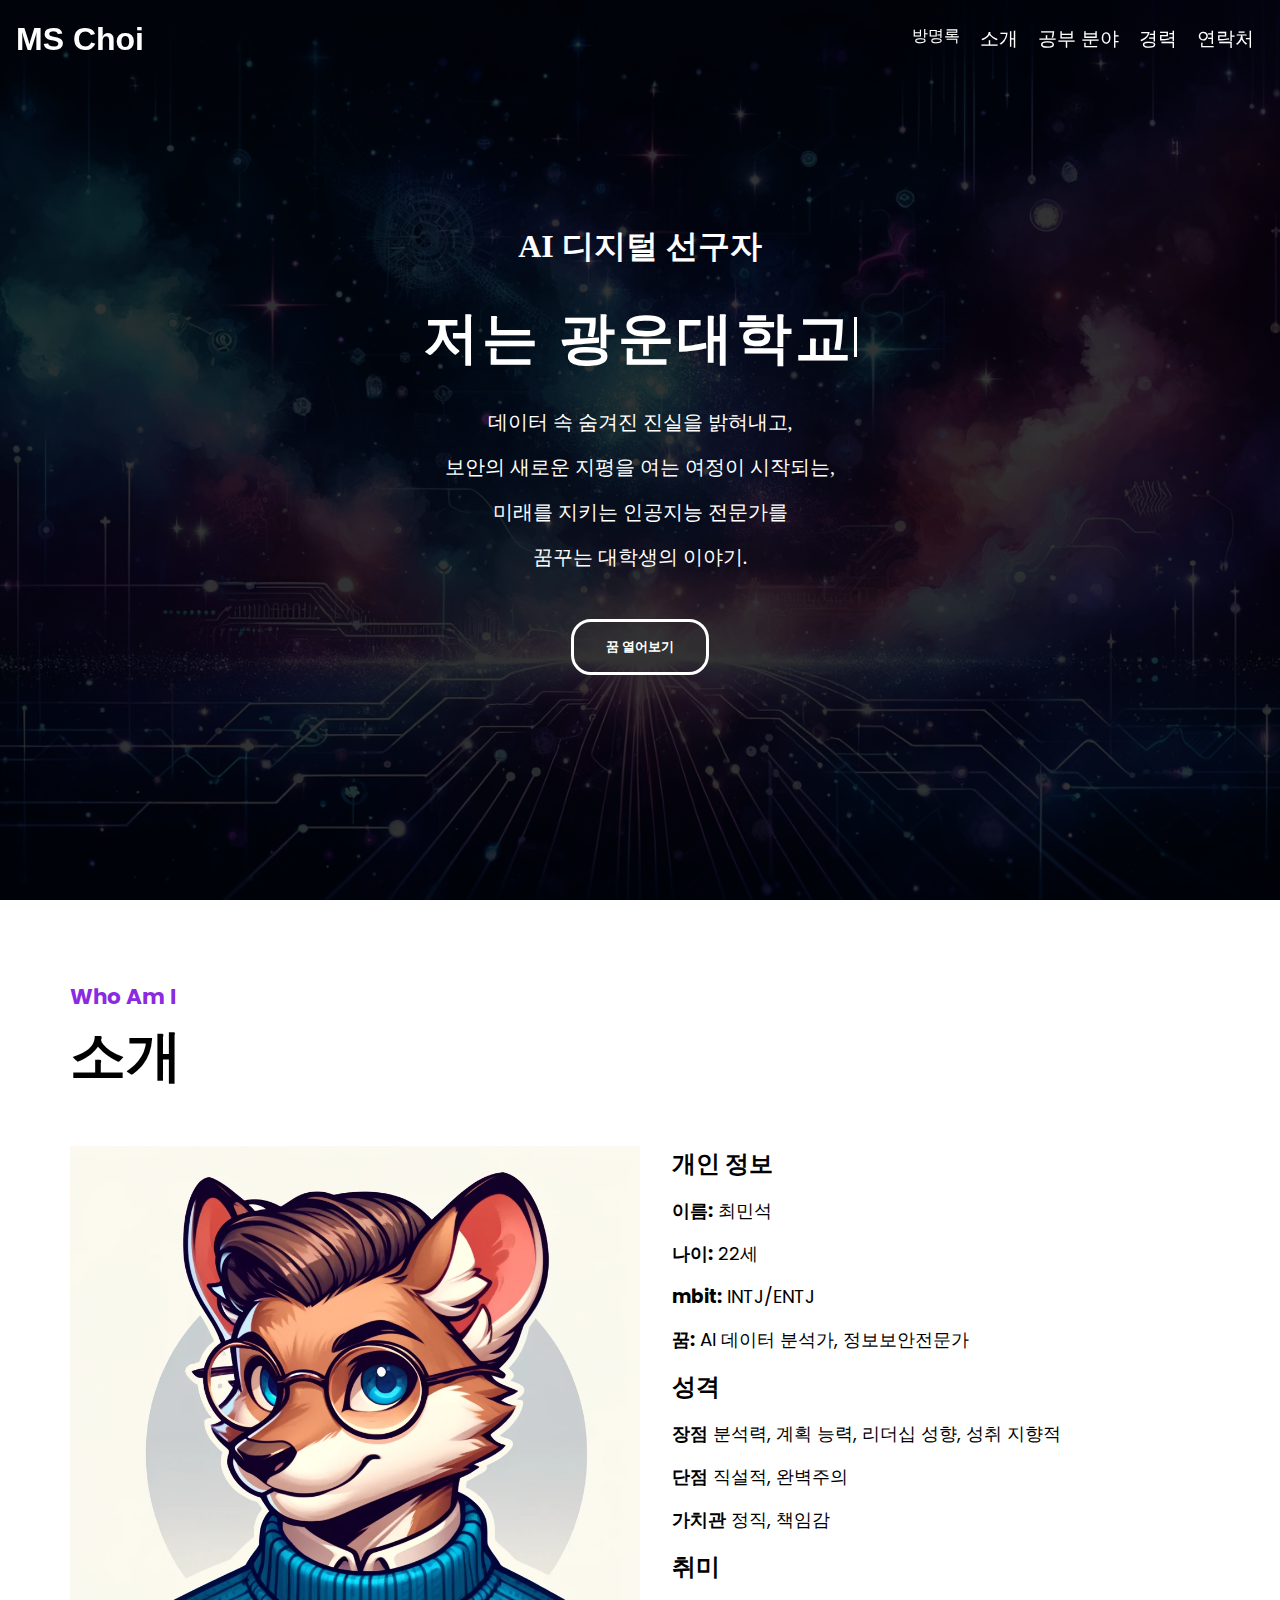
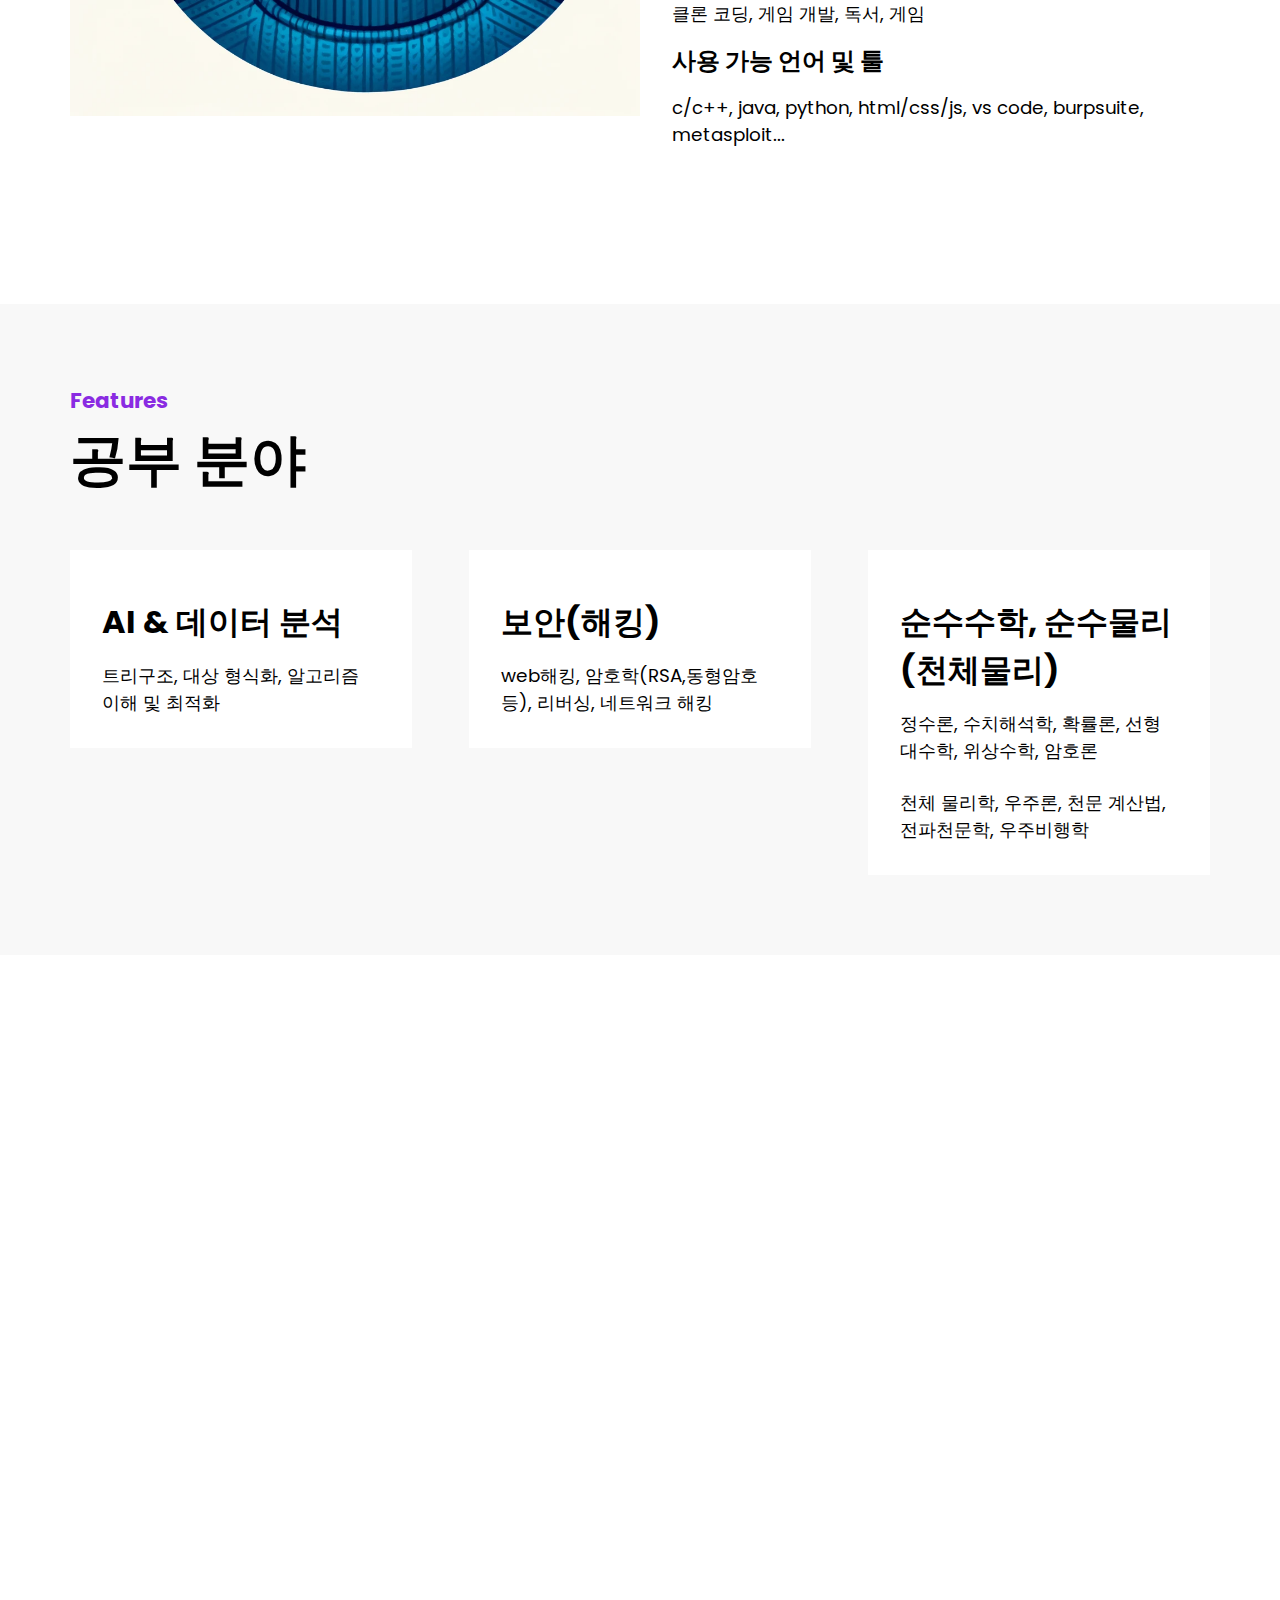
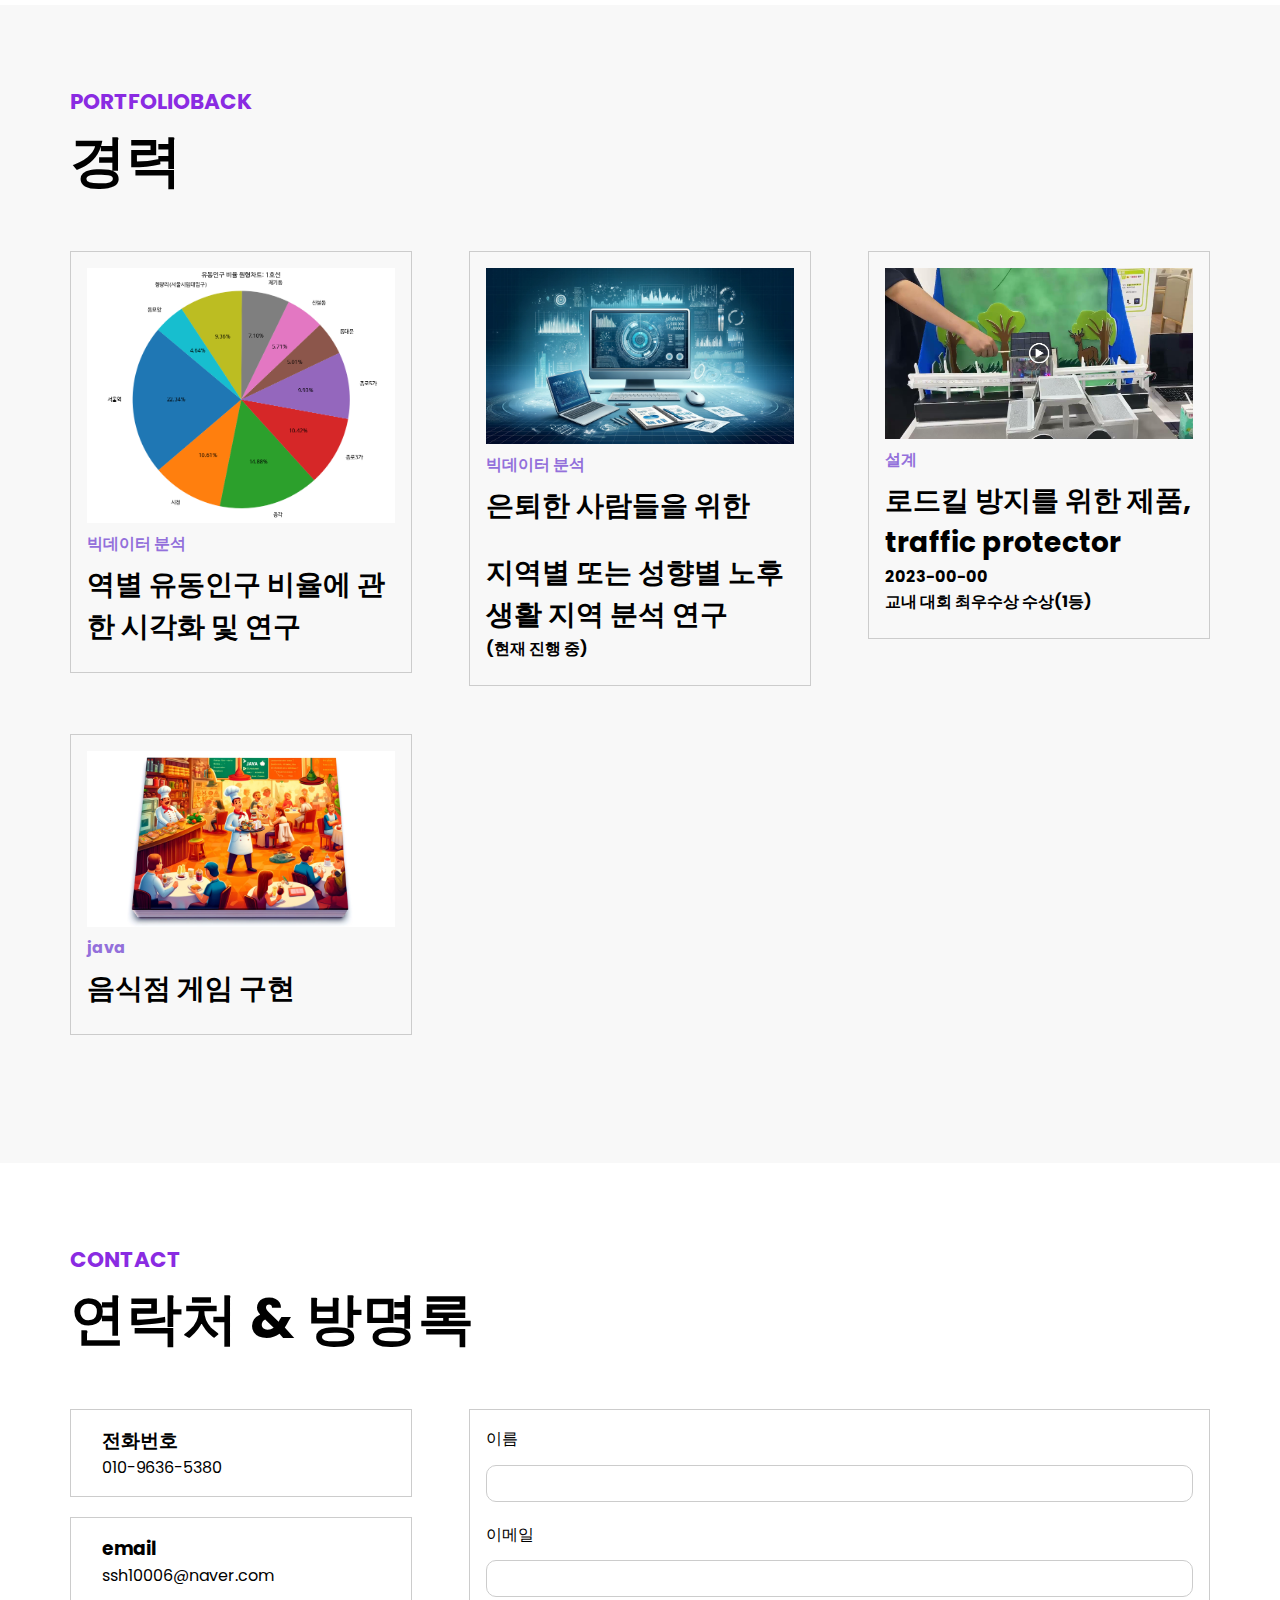
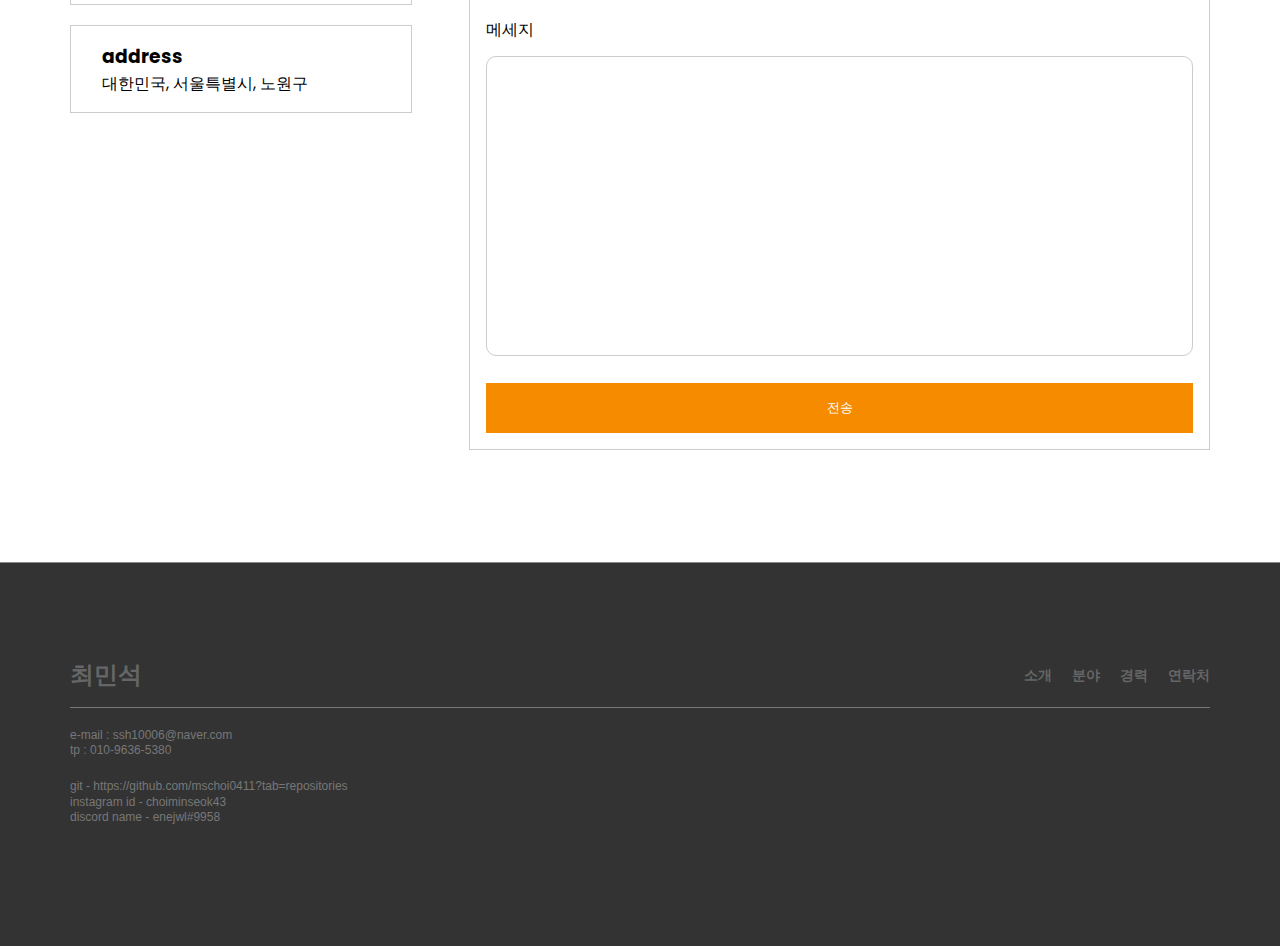
<file: end/index.html>
<!DOCTYPE html>
<html lang="ko">
<head>
  <meta charset="UTF-8">
  <meta http-equiv="X-UA-Compatible" content="IE=edge">
  <meta name="viewport" content="width=device-width, initial-scale=1.0">
  <title>Final Project</title>
  <link rel="stylesheet" href="https://cdnjs.cloudflare.com/ajax/libs/font-awesome/6.1.1/css/all.min.css" integrity="sha512-KfkfwYDsLkIlwQp6LFnl8zNdLGxu9YAA1QvwINks4PhcElQSvqcyVLLD9aMhXd13uQjoXtEKNosOWaZqXgel0g==" crossorigin="anonymous" referrerpolicy="no-referrer" />
  <link rel="stylesheet" href="style.css">
</head>
<body>
  <!-- header -->
  <header>
    <div class="container">
      <h1>
        <button data-animation-scroll="true" data-target="#main">MS Choi</button>
      </h1>
      <nav>
        <ul>
          <li>
            <a href="todo.html">
              방명록
            </a>
          </li>
          <li>
            <button data-animation-scroll="true" data-target="#about">
              소개
            </button>
          </li>
          <li>
            <button data-animation-scroll="true" data-target="#features">
              공부 분야
            </button>
          </li>
          <li>
            <button data-animation-scroll="true" data-target="#portfolio">
              경력
            </button>
          </li>
          <li>
            <button data-animation-scroll="true" data-target="#contact">
              연락처
            </button>
          </li>
        </ul>
      </nav>
    </div>
  </header>
  <!-- //end header -->
  <!-- main -->
  <main id="main">
    <div class="container">
      <h4>AI 디지털 선구자</h4>
      <h2 class="active">저는 <span></span></h2>
      <p>데이터 속 숨겨진 진실을 밝혀내고,</p><br>
      <p>보안의 새로운 지평을 여는 여정이 시작되는,</p><br> 
      <p>미래를 지키는 인공지능 전문가를 </p><br>
      <p>꿈꾸는 대학생의 이야기.</p>
      <button class="download" data-animation-scroll="true" data-target="#about">꿈 열어보기</button>
      <button class="mouse"><i class="fa-solid fa-computer-mouse"></i></button>
    </div>
  </main>
  <!-- //end Main -->
  <!-- About Me -->
  <section id="about" class="about">
    <div class="container">
      <div class="title">
        <h4>Who Am I</h4>
        <h2>소개</h2>
      </div>
      <div class="about-self">
        <div class="left">
          <img src="images/animation.png" alt="">
        </div>
        <div class="right">
          <div class="section personal-info">
            <h2>개인 정보</h2>
            <p><strong>이름:</strong> 최민석</p>
            <p><strong>나이:</strong> 22세</p>
            <p><strong>mbit:</strong> INTJ/ENTJ</p>
            <p><strong>꿈:</strong> AI 데이터 분석가, 정보보안전문가</p>
        </div>
        <div class="section contact-info">
            <h2>성격</h2>
            <p><strong>장점</strong> 분석력, 계획 능력, 리더십 성향, 성취 지향적</p>
            <p><strong>단점</strong> 직설적, 완벽주의</p>
            <p><strong>가치관</strong> 정직, 책임감</p>
        </div>
        <div class="section bio">
            <h2>취미</h2>
            <p>클론 코딩, 게임 개발, 독서, 게임</p>
            <h2>사용 가능 언어 및 툴</h2>
            <p>c/c++, java, python, html/css/js, vs code, burpsuite, metasploit...</p>
        </div>
          <div class="social">
            <a href="https://discord.com" target="_blank">
              <i class="fa-brands fa-discord"></i>
            </a>
            <a href="https://www.instagram.com/" target="_blank">
              <i class="fa-brands fa-instagram"></i>
            </a>
            <a href="https://github.com" target="_blank">
              <i class="fa-brands fa-github"></i>
            </a>
          </div>
        </div>
      </div>
    </div>
  </section>
  <!-- end About Me -->
  <!-- What I Do -->
  <section id="features" class="do">
    <div class="container">
      <div class="title">
        <h4>Features</h4>
        <h2>공부 분야</h2>
      </div>
      <div class="do-me">                       
        <div class="do-inner" onclick="showTooltip(this, '','data-analysis')">
          <div class="icon">
            <i class="fa-solid fa-server"></i>        
          </div>
          <div class="content">
            <h3>AI & 데이터 분석</h3>
            <p>트리구조, 대상 형식화, 알고리즘 이해 및 최적화</p>
          </div>
        </div>
        <div class="do-inner" onclick="showTooltip(this, '','security')">
          <div class="icon">
            <i class="fa-solid fa-key"></i>
          </div>
          <div class="content">
            <h3>보안(해킹)</h3>
            <p>web해킹, 암호학(RSA,동형암호 등), 리버싱, 네트워크 해킹</p>
          </div>
        </div>
        <div class="do-inner" onclick="showTooltip(this, '', 'math-physics')">
          <div class="icon">
            <i class="fa-solid fa-rocket"></i>
          </div>
          <div class="content">
            <h3>순수수학, 순수물리(천체물리)</h3>
            <p>정수론, 수치해석학, 확률론, 선형대수학, 위상수학, 암호론</p> <br>
            <p>천체 물리학, 우주론, 천문 계산법, 전파천문학, 우주비행학</p>
          </div>  
      </div>
    </div>  
  </section>
  <!-- //end What I Do -->
  <!-- Background -->
  <div class="bg"></div>
  <!-- //end Background-->
  <!-- PortFolio -->
  <section id="portfolio" class="portfolio">
    <div class="container">
      <div class="title">
        <h4>PORTFOLIOBACK</h4>
        <h2>경력</h2>
      </div>
      <div class="portfolio-me">
        <div class="portfolio-inner">
          <a href="https://github.com/mschoi0411/Data-Analysis/tree/main/%EC%9C%A0%EB%8F%99%EC%9D%B8%EA%B5%AC" target="_blank">
            <img src="images/bigdata01.png" alt="">
            <strong>빅데이터 분석</strong>
            <h3>역별 유동인구 비율에 관한 시각화 및 연구</h3>
          </a>
        </div>
        <div class="portfolio-inner">
          <a href="https://github.com/mschoi0411/Data-Analysis/tree/main/%EB%85%B8%ED%9B%84%EC%83%9D%ED%99%9C%EC%A7%80%EC%97%AD%20%EB%B6%84%EC%84%9D" target="_blank">
            <img src="images/data project.png" alt="">
            <strong>빅데이터 분석</strong>
            <h3>은퇴한 사람들을 위한</h3> <br>
            <h3>지역별 또는 성향별 노후생활 지역 분석 연구</h3>
            <h4>(현재 진행 중)</h4>
          </a>
        </div>
        <div class="portfolio-inner">
          <a href="https://github.com/mschoi0411/traffic-protectors" target="_blank">
          <img src="images/traffic protector.png" alt="">
          <strong>설계</strong>
          <h3> 로드킬 방지를 위한 제품, traffic protector</h3>
          <h4>2023-00-00</h4>
          <h4>교내 대회 최우수상 수상(1등)</h4>
          </a>
        </div>
        <div class="portfolio-inner">
          <a href="https://github.com/mschoi0411/java_project" target="_blank">
          <img src="images/java restaurant.png" alt="">
          <strong>java</strong>
          <h3>음식점 게임 구현</h3>
          </a>
        </div>
      </div>
    </div>
  </section>
  <!-- //end PortFolio -->
   <!-- Contact With Me -->
   <section id="contact" class="contact">
    <div class="container">
      <div class="title">
        <h4>CONTACT</h4>
        <h2>연락처 & 방명록</h2>
      </div>
      <div class="contact-me">
        <div class="left">
          <div class="card">
            <div class="icon">
              <i class="fa-solid fa-phone-volume"></i>
            </div>
            <div class="info-text">
              <h3>전화번호</h3>
              <p>010-9636-5380</p>
            </div>
          </div>
          <div class="card">
            <div class="icon">
              <i class="fa-solid fa-envelope-open-text"></i>
            </div>
            <div class="info-text">
              <h3>email</h3>
              <p>ssh10006@naver.com</p>
            </div>
          </div>
          <div class="card">
            <div class="icon">
              <i class="fa-solid fa-location-crosshairs"></i>
            </div>
            <div class="info-text">
              <h3>address</h3>
              <p>대한민국, 서울특별시, 노원구</p>
            </div>
          </div>
        </div>
        <div class="right">
          <form action="send_email.php" method="post">
            <div class="form-group">
              <label for="name">이름</label>
              <input type="text" id="name" name="name" required>
            </div>
            <div class="form-group">
              <label for="email">이메일</label>
              <input type="text" id="email" name="name" required>
            </div>
            <div class="form-group">
              <label for="msg">메세지</label>
              <textarea id="msg" name="message" required></textarea>
            </div>
            <button type="submit">전송</button>
          </form>
        </div>
      </div>
    </div>
  </section>
  <!-- end Contact With Me -->
  <footer>
    <div class="inner">
      <div class="upper">
        <h1>최민석</h1>
        <ul>
          <li><a href="#">소개</a></li>
          <li><a href="#">분야</a></li>
          <li><a href="#">경력</a></li>
          <li><a href="#">연락처</a></li>
        </ul>
      </div>

      <div class="lower">
        <address>
          e-mail : ssh10006@naver.com <br>
          tp : 010-9636-5380
        </address>
        <p>
          git - https://github.com/mschoi0411?tab=repositories <br>
          instagram id - choiminseok43 <br>
          discord name - enejwl#9958
        </p>
      </div>
    </div>
  </footer>
  <!-- script 태그는 수정하지 않습니다. -->
  <script src="script.js"></script>
</body>
</html>
</file>
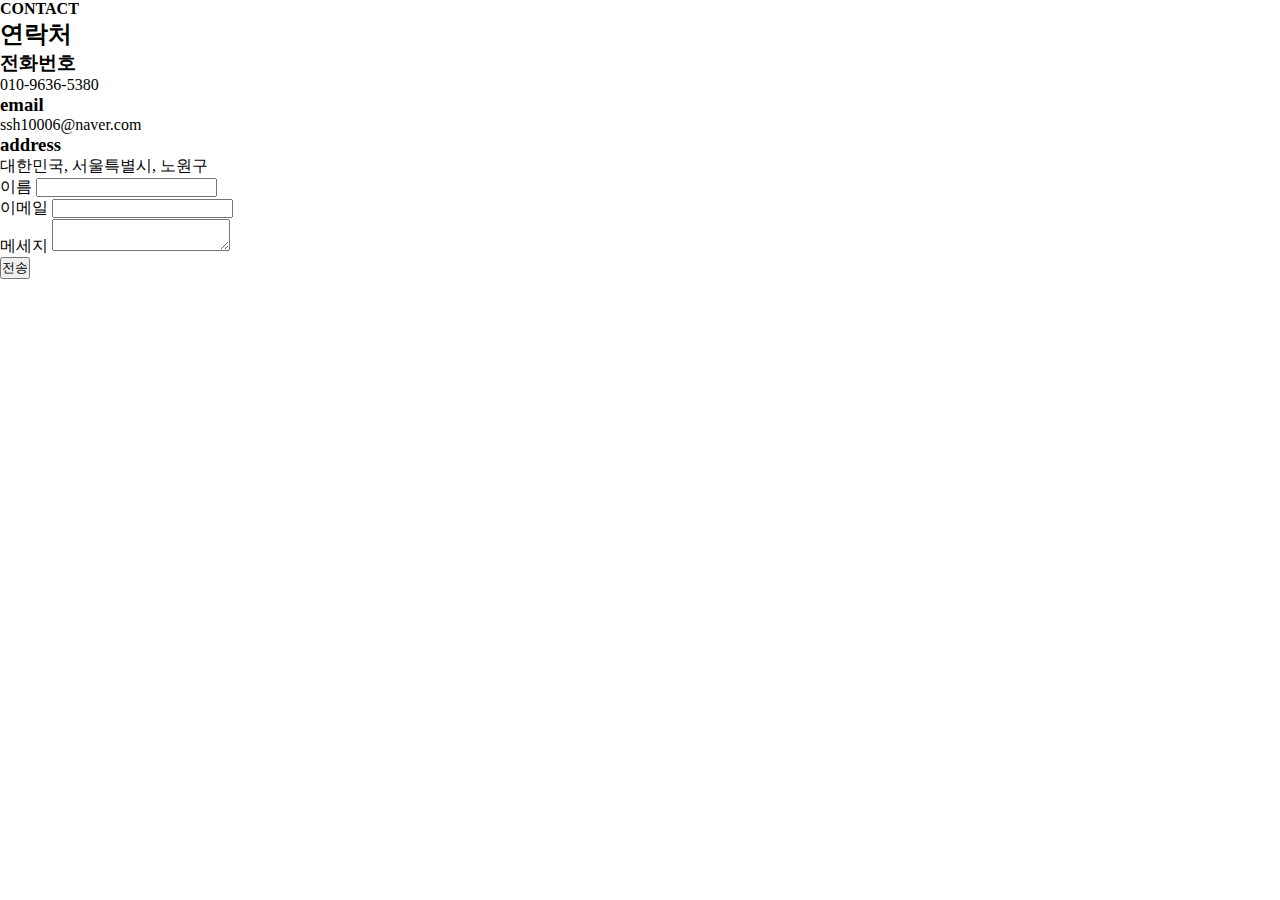
<file: end/html/contact_with_me.html>
<!DOCTYPE html>
<html lang="ko">
<head>
  <meta charset="UTF-8">
  <meta http-equiv="X-UA-Compatible" content="IE=edge">
  <meta name="viewport" content="width=device-width, initial-scale=1.0">
  <title>Contact With Me</title>
  <link rel="stylesheet" href="https://cdnjs.cloudflare.com/ajax/libs/font-awesome/6.1.1/css/all.min.css" integrity="sha512-KfkfwYDsLkIlwQp6LFnl8zNdLGxu9YAA1QvwINks4PhcElQSvqcyVLLD9aMhXd13uQjoXtEKNosOWaZqXgel0g==" crossorigin="anonymous" referrerpolicy="no-referrer" />  
  <link rel="stylesheet" href="init.css">
<body>
  <!-- Contact With Me -->
  <section id="contact" class="contact">
    <div class="container">
      <div class="title">
        <h4>CONTACT</h4>
        <h2>연락처</h2>
      </div>
      <div class="contact-me">
        <div class="left">
          <div class="card">
            <div class="icon">
              <i class="fa-solid fa-phone-volume"></i>
            </div>
            <div class="info-text">
              <h3>전화번호</h3>
              <p>010-9636-5380</p>
            </div>
          </div>
          <div class="card">
            <div class="icon">
              <i class="fa-solid fa-envelope-open-text"></i>
            </div>
            <div class="info-text">
              <h3>email</h3>
              <p>ssh10006@naver.com</p>
            </div>
          </div>
          <div class="card">
            <div class="icon">
              <i class="fa-solid fa-location-crosshairs"></i>
            </div>
            <div class="info-text">
              <h3>address</h3>
              <p>대한민국, 서울특별시, 노원구</p>
            </div>
          </div>
        </div>
        <div class="right">
          <form action="send_email.php" method="post">
            <div class="form-group">
              <label for="name">이름</label>
              <input type="text" id="name" name="name" required>
            </div>
            <div class="form-group">
              <label for="email">이메일</label>
              <input type="text" id="email" name="name" required>
            </div>
            <div class="form-group">
              <label for="msg">메세지</label>
              <textarea id="msg" name="message" required></textarea>
            </div>
            <button type="submit">전송</button>
          </form>
        </div>
      </div>
    </div>
  </section>
  <!-- end Contact With Me -->
</body>
</html>
</file>
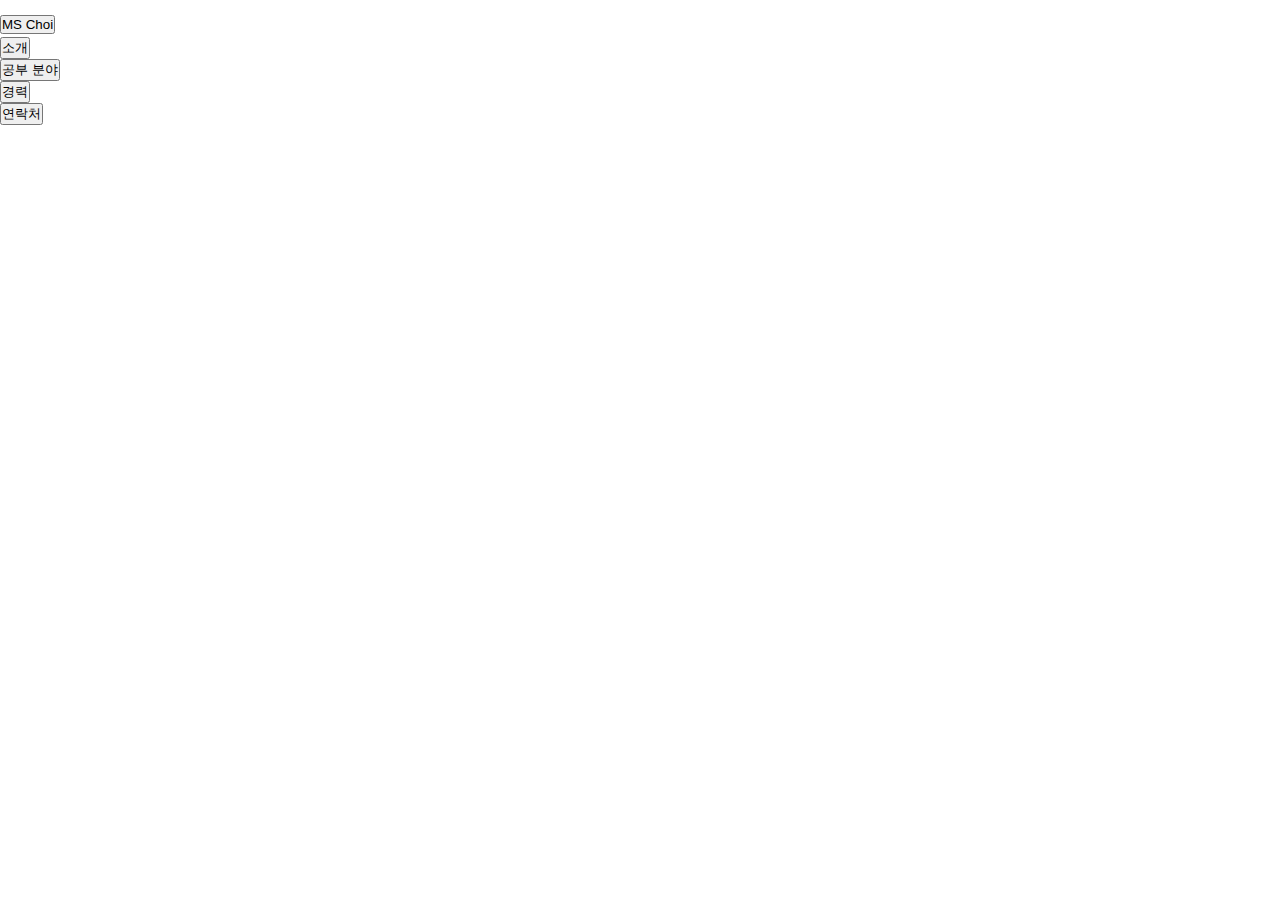
<file: end/html/header_move.html>
<!DOCTYPE html>
<html lang="ko">
<head>
  <meta charset="UTF-8">
  <meta http-equiv="X-UA-Compatible" content="IE=edge">
  <meta name="viewport" content="width=device-width, initial-scale=1.0">
  <title>헤더 영역</title>
  <link rel="stylesheet" href="init.css">
</head>
<body>
  <!-- header -->
  <header>
    <div class="container">
      <h1>
        <button data-animation-scroll="true" data-target="#main">MS Choi</button>
      </h1>
      <nav>
        <ul>
          <li>
            <button data-animation-scroll="true" data-target="#about">
              소개
            </button>
          </li>
          <li>
            <button data-animation-scroll="true" data-target="#features">
              공부 분야
            </button>
          </li>
          <li>
            <button data-animation-scroll="true" data-target="#portfolio">
              경력
            </button>
          </li>
          <li>
            <button data-animation-scroll="true" data-target="#contact">
              연락처
            </button>
          </li>
        </ul>
      </nav>
    </div>
  </header>
  <!-- //end header -->
</body>
</html>
</file>
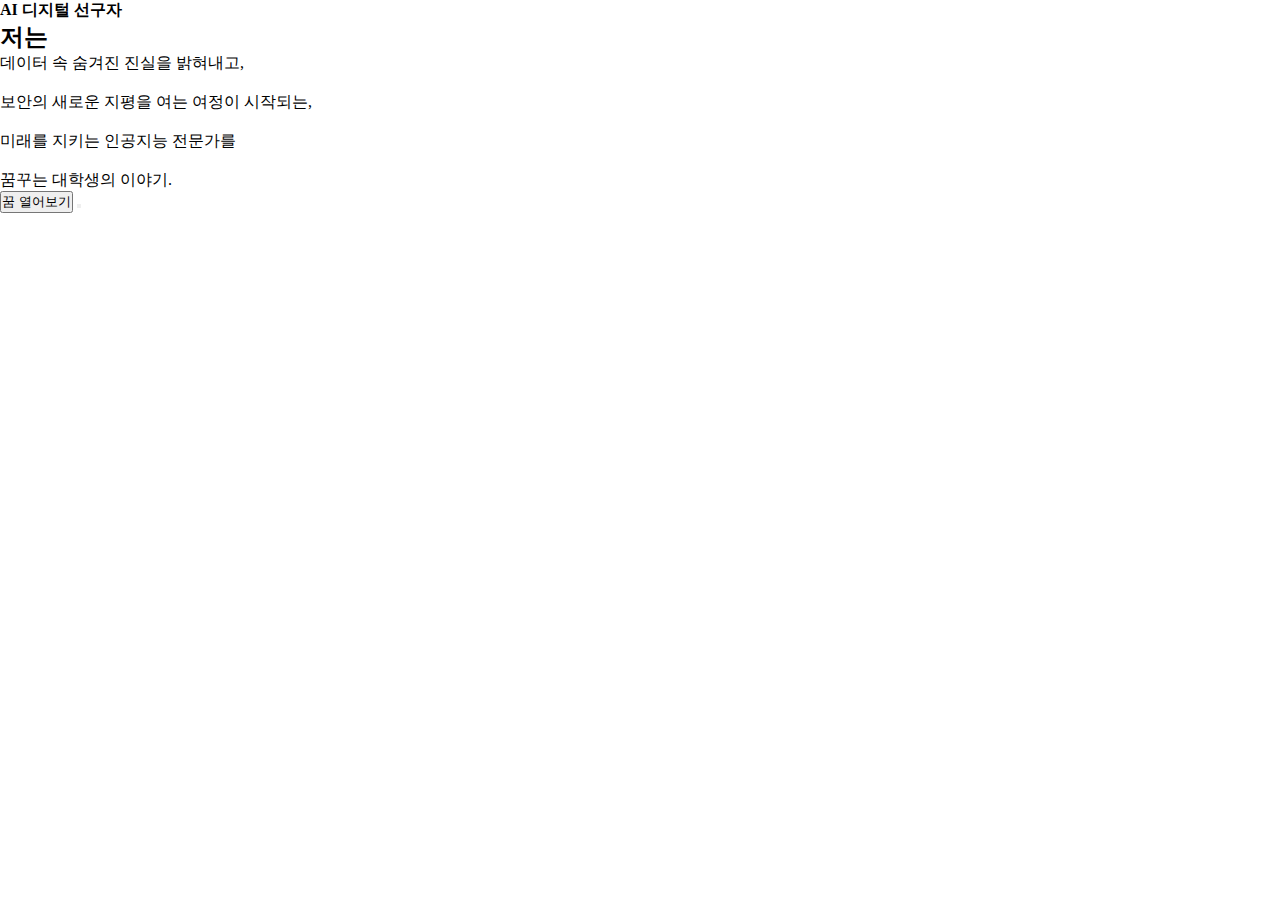
<file: end/html/main.html>
<!DOCTYPE html>
<html lang="ko">
<head>
  <meta charset="UTF-8">
  <meta http-equiv="X-UA-Compatible" content="IE=edge">
  <meta name="viewport" content="width=device-width, initial-scale=1.0">
  <title>메인 영역</title>
  <link rel="stylesheet" href="init.css">
</head>
<body>
   <!-- main -->
   <main id="main">
    <div class="container">
      <h4>AI 디지털 선구자</h4>
      <h2 class="active">저는 <span></span></h2>
      <p>데이터 속 숨겨진 진실을 밝혀내고,</p><br>
      <p>보안의 새로운 지평을 여는 여정이 시작되는,</p><br> 
      <p>미래를 지키는 인공지능 전문가를 </p><br>
      <p>꿈꾸는 대학생의 이야기.</p>
      <button class="download" data-animation-scroll="true" data-target="#about">꿈 열어보기</button>
      <button class="mouse"><i class="fa-solid fa-computer-mouse"></i></button>
    </div>
  </main>
  <!-- //end Main -->
</body>
</html>
</file>
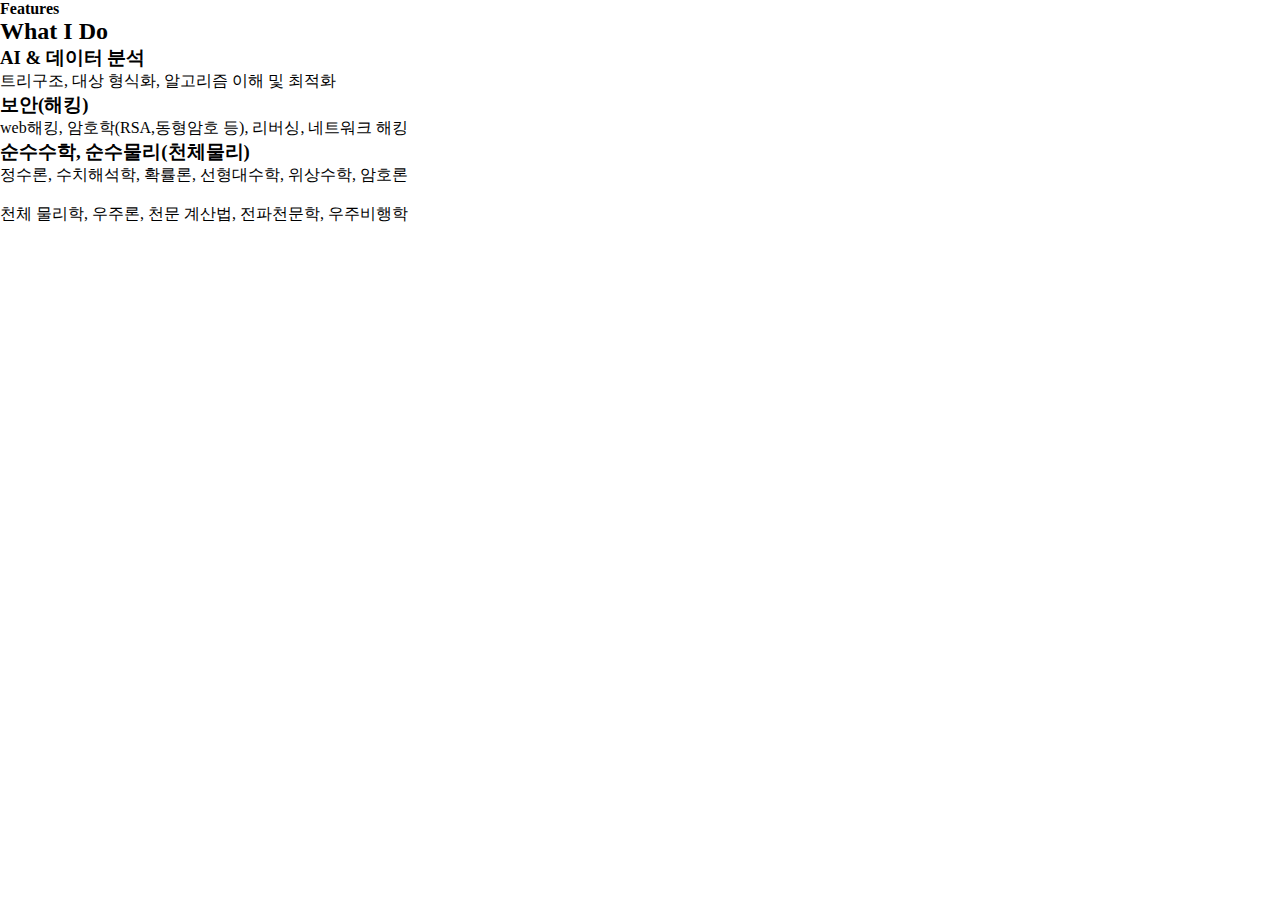
<file: end/html/what_i_do.html>
<!DOCTYPE html>
<html lang="ko">
<head>
  <meta charset="UTF-8">
  <meta http-equiv="X-UA-Compatible" content="IE=edge">
  <meta name="viewport" content="width=device-width, initial-scale=1.0">
  <title>What I Do</title>
  <link rel="stylesheet" href="https://cdnjs.cloudflare.com/ajax/libs/font-awesome/6.1.1/css/all.min.css" integrity="sha512-KfkfwYDsLkIlwQp6LFnl8zNdLGxu9YAA1QvwINks4PhcElQSvqcyVLLD9aMhXd13uQjoXtEKNosOWaZqXgel0g==" crossorigin="anonymous" referrerpolicy="no-referrer" />

  <link rel="stylesheet" href="init.css">
</head>
<body>
  <!-- What I Do -->
  <section id="features" class="do">
    <div class="container">
      <div class="title">
        <h4>Features</h4>
        <h2>What I Do</h2>
      </div>
      <div class="do-me">                       
        <div class="do-inner" onclick="showTooltip(this, '','data-analysis')">
          <div class="icon">
            <i class="fa-solid fa-server"></i>        
          </div>
          <div class="content">
            <h3>AI & 데이터 분석</h3>
            <p>트리구조, 대상 형식화, 알고리즘 이해 및 최적화</p>
          </div>
        </div>
        <div class="do-inner" onclick="showTooltip(this, '','security')">
          <div class="icon">
            <i class="fa-solid fa-key"></i>
          </div>
          <div class="content">
            <h3>보안(해킹)</h3>
            <p>web해킹, 암호학(RSA,동형암호 등), 리버싱, 네트워크 해킹</p>
          </div>
        </div>
        <div class="do-inner" onclick="showTooltip(this, '', 'math-physics')">
          <div class="icon">
            <i class="fa-solid fa-rocket"></i>
          </div>
          <div class="content">
            <h3>순수수학, 순수물리(천체물리)</h3>
            <p>정수론, 수치해석학, 확률론, 선형대수학, 위상수학, 암호론</p> <br>
            <p>천체 물리학, 우주론, 천문 계산법, 전파천문학, 우주비행학</p>
          </div>  
      </div>
    </div>  
  </section>
  <!-- //end What I Do -->
</body>
</html>
</file>
<file: end/style.css>
@import url('https://fonts.googleapis.com/css2?family=Poppins:wght@400;700&family=Varela+Round&display=swap');
/* header.css */
*{
  margin:0;
  padding:0;
  box-sizing:border-box;
}
a, a:link, a:visited{
  color:inherit;
  text-decoration:none;
}
li{
  list-style:none;
}
.container{
  width:1140px;
  margin:0 auto;
}
header{
  position:fixed;
  color:white;
  top:0;
  z-index:1;
  width:100%;
  padding:1rem;
}
header .container{
  display:flex;
  justify-content:space-between;
  align-items:center;
  width:100%;
}
header nav ul{
  display:flex;
}
header nav ul li{
  padding:10px;
}
header button{
  background: transparent;
  border:0;
  cursor: pointer;
  color:white; 
}
header h1 button{
  font-size: 2rem;
  font-weight: bold;
}
header nav ul li button{
  font-size: 1.2rem;
}
/* End header.css */
/* main.css */
main{
  width:100%;
  height:100vh;
  color:white;
  background:linear-gradient(rgba(0,0,0,0.8), rgba(0,0,0,0.8)), url('images/me.jpg') center center;
  background-size:cover;
  display:flex;
  justify-content:center;
  align-items:center;
  text-align:center;
}
main h4{
  font-size:2rem;
}
main h2{
  font-size:3.5rem;
  margin:2rem 0;
  letter-spacing:3px;
  font-family:'Varela Round', sans-serif; /* 웹 폰트 추가 */
}
main p{
  max-width:500px;
  margin:0 auto;
  font-size:1.25rem;
}
main button.download{
  background-color:transparent;
  border:3px solid white;
  border-radius:20px;
  padding:1rem 2rem;
  margin-top:3rem;
  color:white;
  font-weight:bold;
  cursor:pointer;
}
main button.mouse{
  background-color:transparent;
  border:none;
  color:white;
  font-size:2rem;
  position:absolute;
  bottom:1rem;
  left:50%;
  transform:translateX(-50%);
  animation:upDown 1s ease-in-out infinite;
  cursor:pointer;
}
@keyframes upDown{
  0%{
    bottom:1rem;
  }
  50%{
    bottom:1.5rem;
  }
  100%{
    bottom:1rem;
  }
}
main h2 span::after{
  content:"";
  height:40px;
  width:3px;
  background-color:#fff;
  display:inline-block;
  animation: blink .7s ease-in-out infinite;
}
@keyframes blink {
  0%{
    opacity: 1;
  }
  100%{
    opacity: 0;
  }
}

/* about_me.css */
section{
  font-family:'Poppins', sans-serif;
  padding:5rem 0;
}
section:nth-child(2n){
  background-color:#f8f8f8;
}
section .title{
  margin-bottom:3rem;
}
section .title h4{
  font-size:1.35rem;
  color:#8A2BE2;
  position:relative;
}
section .title h2{
  font-size:3.5rem; 
}
section .title p{
  font-size:1.15rem;
}
/* float 속성 해제 */
section .about-self::after{
  content:"";
  clear:both;
  display:block;
}
/* 본문 너비 절반 지정 & 왼쪽 배치 */
section .about-self .left{
  width:50%;
  float:left;
}
/* 이미지 크기가 부모 영역을 넘지 않도록 부모 영역의 최대 크기로 지정 */
section .about-self .left img{
  max-width:100%;
}
/* 본문 너비 절반 지정 & 오른쪽 배치 */
section .about-self .right{
  width:50%;
  float:left;
  padding:0 2rem;
}
/* 본문 오른쪽 h3 태그의 글자 크기와 여백 지정 */
section .about-self .right h3{
  font-size:2.25rem;
  margin-bottom:1rem;
}
/* 본문 오른쪽 h3 태그의 strong 태그 색상 강조 */
section .about-self .right h3 strong{
  color:#8A2BE2;
}
/* 본문 오른쪽 p 태그의 크기와 여백 지정 */
section .about-self .right p{
  font-size:1.15rem;
  margin:1rem 0;
}
/* 본문 오른쪽의 아이콘 폰트 크기와 여백 지정 */
section .about-self .right .social a{
  font-size:2.5rem;
  margin-right:0.2rem;
}
/* End about_me.css */
/* what_i_do.css */
/* float 속성 해제*/
section .do-me::after{
  content:"";
  display:block;
  clear:both;
}
/* 사각형 크기와 간격, 내부 여백 설정 */
section .do-me .do-inner{
  background-color:#fff;
  width:30%;
  padding:2rem; 
  float:left;
  margin-right:5%;
  cursor:pointer;
}
/* 마지막 사각형의 외부 여백 설정 */
section .do-me .do-inner:last-child{
  margin-right:0;
}
/* 아이콘 폰트 크기와 색상 */
section .do-me .do-inner .icon i{
  font-size:2.5rem;
  color:#9370DB;
}
/* HTML5, CSS3, BootStrap v5.0 텍스트 크기와 간격 */
section .do-me .do-inner .content h3{
  font-size:2rem;
  margin:1rem 0;
}
/* 사각형 텍스트 크기 */
section .do-me .do-inner .content p{
  font-size:1.15rem;
}
/* do-inner 클래스에 마우스를 올리면 배경색과 텍스트 색상 변경 */
section .do-me .do-inner:hover{
  background-color:rgb(151, 81, 216);
  color:white;
}
/* do-inner 클래스에 마우스를 올리면 아이콘 폰트 색상 변경 */
section .do-me .do-inner:hover i{
  color:white;
}
/* End what_i_do.css */
/* background.css */
.bg{
  background:url('./images/background.jpg') center center;
  background-size:cover;
  background-attachment:fixed;
  height:650px;
}
/* End background.css */
/* portfolio.css */
/* clear 속성으로 float 속성값 해제*/
section.portfolio::after{
  content:"";
  display:block;
  clear:both;
}
/* portfolio-inner 사각형 꾸미기 */
section.portfolio .portfolio-inner{
  width:30%;
  margin-right:5%;
  padding:1rem 1rem 1.5rem 1rem;
  float:left;
  background-color:#f8f8f8;
  border:1px solid #ccc;
  margin-bottom:3rem;
}
/* 3번째마다 margin-right 0 적용 */
section.portfolio .portfolio-inner:nth-child(3n){
   margin-right:0;
}
/* 이미지의 크기가 부모 요소를 넘지 않도록 100%로 지정 */
section.portfolio .portfolio-inner img{
  width:100%;
  display:block;
}
/* strong 태그 색상과 간격 */
section.portfolio .portfolio-inner strong{
  color:#9370DB;
  margin:0.5rem 0;
  display:block;
}
/* h3 태그 색상과 간격 */
section.portfolio .portfolio-inner h3{
  font-size:1.75rem;
}
/* End portfolio.css */
/* contact_with_me.css */

section.contact .contact-me::after{
  content:"";
  display:block;
  clear:both;
}
section.contact .contact-me .left{
  width:30%;
  float:left;
}
section.contact .contact-me .right{
  float:left;
  width:65%;
  margin-left:5%;
}
section.contact .contact-me .left .card{
  border:1px solid #ccc;
  padding:1rem;
  display:flex;
  align-items:center;
  margin-bottom:1.25rem;
}
section.contact .contact-me .left .card .icon i{
  font-size:2rem;
  margin-right:15px;
}
section.contact .contact-me .right{ 
  float:left;
  width:65%;
  margin-left:5%;
  margin-bottom:2rem;
  border:1px solid #ccc;
  padding:1rem;
}
/* form-group 사이 간격 지정 */
section.contact .contact-me .right .form-group{
  margin-bottom:1.25rem;
}
/* label 태그가 인라인 성격이어서 외부 여백을 적용하기 위해 block으로 변경 */
section.contact .contact-me .right .form-group label{
  display:block;
  margin-bottom:0.85rem;
}
/* input 요소 꾸미기 */
section.contact .contact-me .right .form-group input{
  padding:0.625rem;
  width:100%;
  outline:none;
  border:1px solid #ccc;
  border-radius:10px;
}
/* :focus 가상 클래스 선택자로 입력 요소에 커서가 활성화되면 파란색 테두리와 그림자 효과 추가 */ 
section.contact .contact-me .right .form-group input:focus{
  border:1px solid #719ECE;
  box-shadow:0 0 10px #719ECE;
}
/* textarea 요소 꾸미기 */
section.contact .contact-me .right .form-group textarea{
  height:300px;
  width:100%;
  resize:none;
  border:1px solid #ccc;
  border-radius:10px;
}
/* textarea 요소에 커서 활성화가 되면 파란색 테두리와 그림자 효과 추가 */
section.contact .contact-me .right .form-group textarea:focus{
  outline:none;
  border:1px solid #719ECE;
  box-shadow:0 0 10px #719ECE;
}
/* 버튼 요소 꾸미기 */
section.contact .contact-me .right button{
  width:100%;
  padding:1rem;
  background-color:#f78b00;
  border:none;
  color:white;
}

/* End contact_with_me.css */
footer {
  width: 100%;
  background: #333;
  padding: 100px 0px;
  border-top: 1px solid #888;
}
footer .inner {
  max-width: 1180px;
  margin: 0 auto;
  padding: 0 20px;
  box-sizing: border-box;
}
footer .inner .upper {
  display: flex;
  justify-content: space-between;
  align-items: center;
  flex-wrap: wrap;
  width: 100%;
  border-bottom: 1px solid #777;
  padding-bottom: 20px;
}
footer .inner .upper h1 {
  font: bold 24px/1 "arial";
  color: #666;
}
footer .inner .upper ul {
  display: flex;
  margin: 0;
  padding: 0;
  list-style: none;
}
footer .inner .upper ul li {
  margin-left: 20px;
}
footer .inner .upper ul li a {
  font: bold 14px/1 "arial";
  color: #666;
}
footer .inner .lower {
  width: 100%;
  padding-top: 20px;
}
footer .inner .lower address,
footer .inner .lower p {
  width: 100%;
  font: 12px/1.3 "arial";
  color: #777;
  margin-bottom: 20px;
}

/* media.css */
@media screen and (max-width: 1140px){

  /* 메인 container 기준 1140 -> 992px */
  main .container{
    width: 992px;
  }
  
  /* 섹션 container 기준 1140 -> 600px */
  section .container{
    width:600px;
  }

  /* About me 영역 왼쪽을 너비를 50% -> 100% 변경 */
  section .about-self .left{
    width:100%;
    margin-bottom: 1.5rem;
  }
  /* About me 영역 오른쪽 너비를 50% -> 100% 변경 */
  section  .about-self .right{
    width:100%;
    padding:0;
  }

  /* What I Do 영역의 콘텐츠 박스의 너비를 30% -> 48% 변경 */
  section .do-me .do-inner{
    width:48%;
    margin-bottom: 1.5rem;
    margin-right: 0;
  }

  section .do-me .do-inner:nth-child(2n+1){
    margin-right:4%; /* 1, 3, 5...번째 본문 사각형에 margin-right 4% 적용 */
  }
  
  /* PortFolio 영역의 콘텐츠 박스 너비를 30% ->  48% 변경 */
  section .portfolio-me .portfolio-inner{
    width:48%;
    margin-right: 0;
  }

  section .portfolio-me .portfolio-inner:nth-child(2n+1){
    margin-right:4%;
  }

  /* Contact With Me 영역 */
  section.contact .contact-me .left{
    width:100%; /* 너비 변경 30% -> 100% */
  }
  
  section.contact .contact-me .right{
    width:100%;/* 너비 변경 65% -> 100% */
    margin-left: 0; /* margin 초기화 */
    
  }
}

@media (max-width: 992px){
  html{
    font-size: 14px;
  }

  /* 메인 영역 container 기준 너비 변경 */
  main .container{
    width: 768px; /* 992px -> 768px */
  }

  /* PortFolio 영역 */
  section .portfolio-me .portfolio-inner{
    width:100%; /* 48% -> 100% 변경 */
  } 
}

@media (max-width: 768px){
  html{
    font-size: 13px;
  }
  
  /* 메인 영역 container 기준 너비 변경 */
  main .container{
    width: 576px; /* 768px -> 576px */
  }

  section .container{
    width:400px; /* 600px -> 400px */
  }

  section .do-me .do-inner{
    width:100%; /* 48% -> 100% */
    margin-right: 0; /* margin 초기화 */
  }
}

@media (max-width: 576px){
  
  html{
    font-size: 12px;
  }

  main .container{
    width: 400px; /* 576px -> 400px */
  }

  section .container{
    width:360px; /* 400px -> 360px */
  }
}

@media (max-width: 400px){
  
  html{
    font-size: 11px;
  }
  main .container{
    width: 320px;/* 400px -> 320px */
  }

  main h4{
    font-size: 1.5rem;
  }
  section .container{
    width: 320px;/* 360px -> 320px */
  }
  section .title h2{
    font-size: 3rem; /* 3.5rem -> 3rem */
  }
}
/* End media.css */
header.active{
  background-color:rgba(0,0,0);
  animation:fadeIn 0.5s ease-in-out;
}
@keyframes fadeIn{
  0%{
    opacity:0;
  }
  100%{
    opacity:1;
  }
}

.tooltip {
  position: absolute;
  background-color: #333333;
  color: #fff;
  padding: 10px;
  border-radius: 5px;
  font-size: 12px;
  max-width: 300px; /* Increased max-width */
  display: none;
  z-index: 1000;
  word-wrap: break-word; /* Ensures long words break */
}
</file>
<file: end/html/init.css>
*{
  margin:0;
  padding:0;
  box-sizing: border-box;
}
a, a:link, a:visited{
  color:inherit;
  text-decoration:none;
}
li{
  list-style:none;
}
</file>
